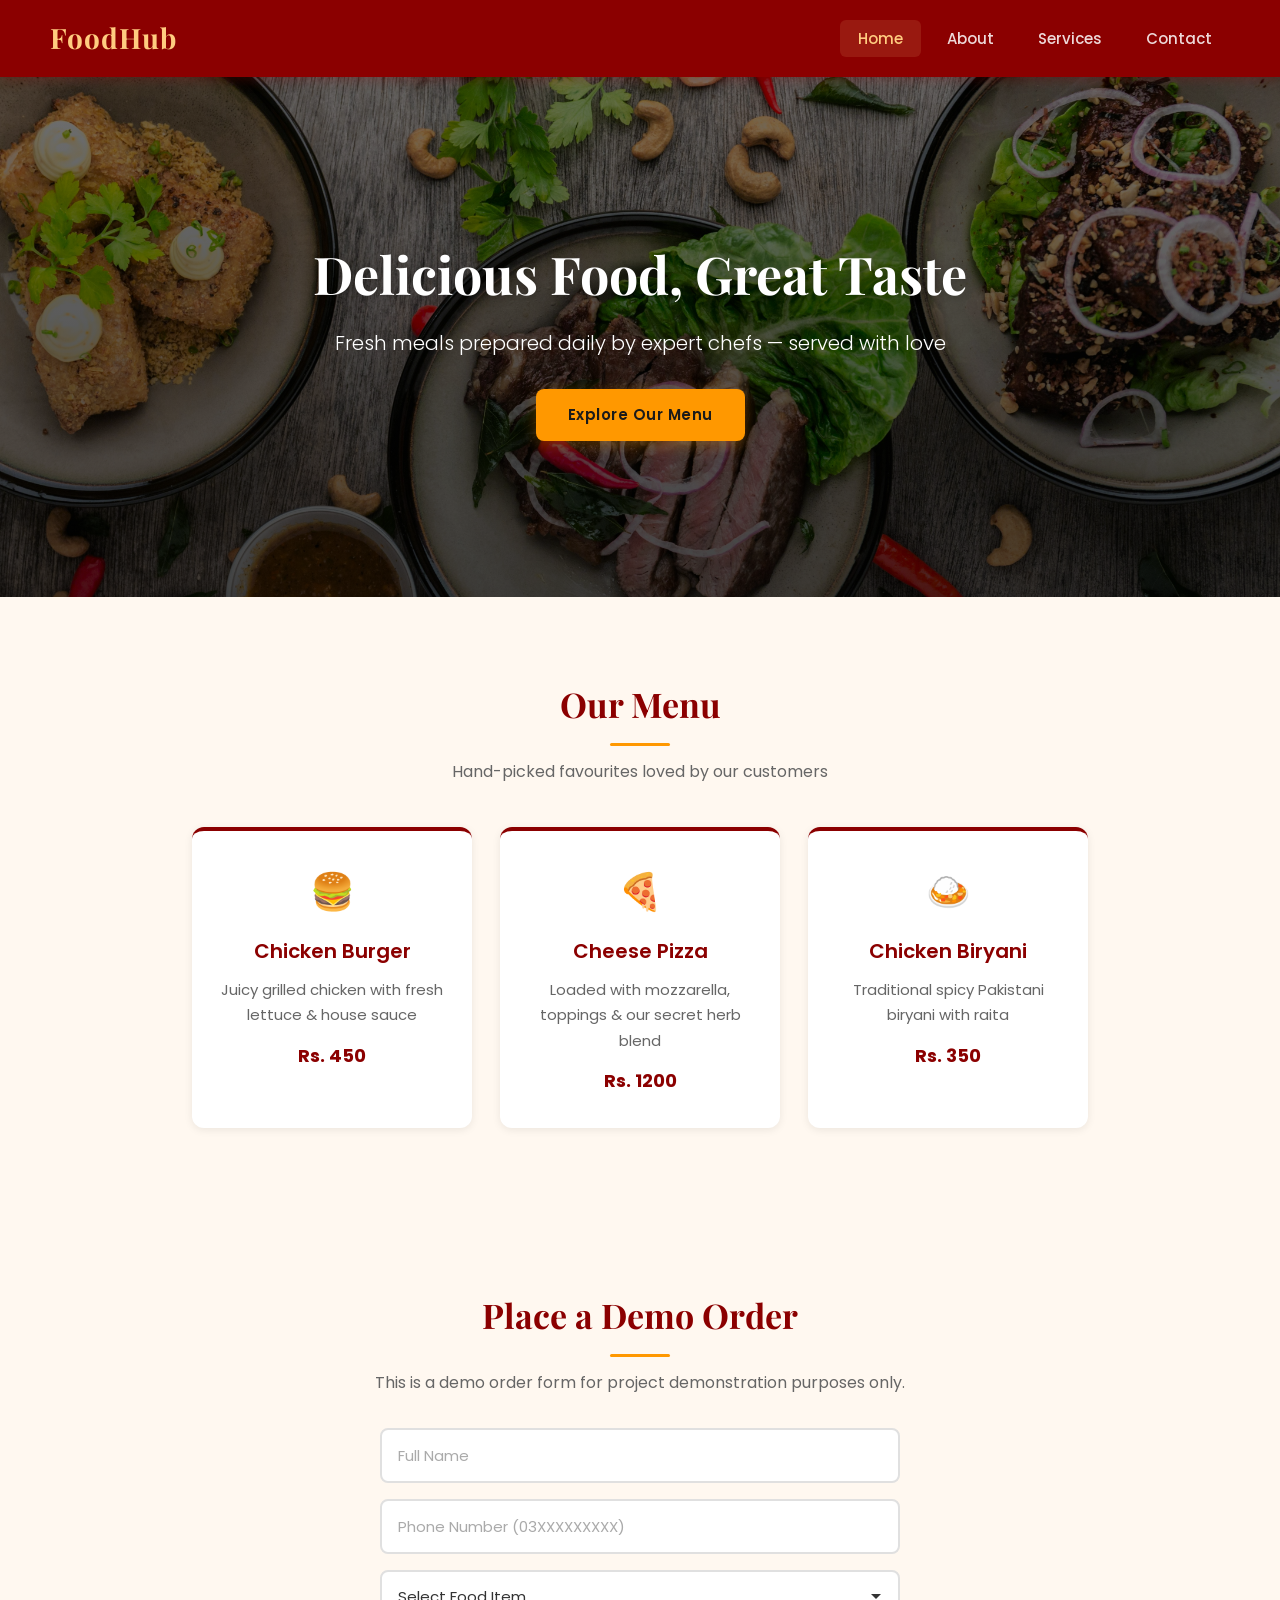
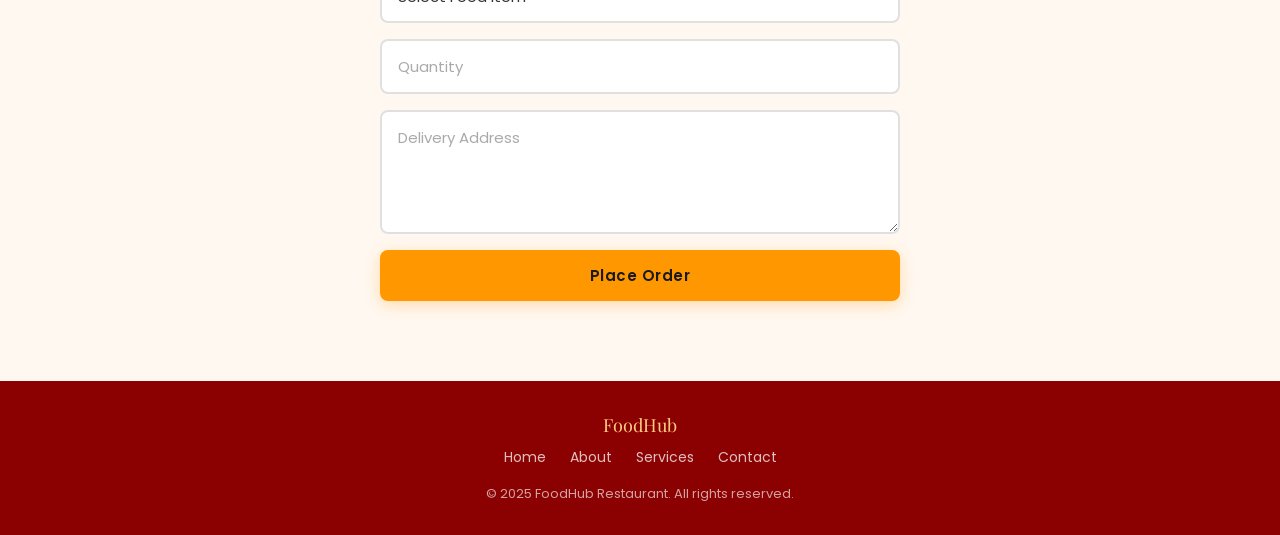
<file: index.html>
<!DOCTYPE html>
<html lang="en">

<head>
  <meta charset="UTF-8">
  <meta name="viewport" content="width=device-width, initial-scale=1.0">
  <meta name="description"
    content="FoodHub — Delicious food delivered to your doorstep. Explore our menu of burgers, pizzas, biryanis, and more. Order online today!">
  <title>FoodHub | Home</title>
  <link rel="stylesheet" href="assets/CSS/style.css">
</head>

<body>

  <!-- NAVBAR -->
  <nav class="navbar">
    <h1 class="logo">FoodHub</h1>
    <div class="menu-toggle" onclick="toggleMenu()" aria-label="Toggle navigation">
      <span></span><span></span><span></span>
    </div>
    <ul id="navMenu">
      <li><a href="index.html" class="active">Home</a></li>
      <li><a href="about.html">About</a></li>
      <li><a href="services.html">Services</a></li>
      <li><a href="contact.html">Contact</a></li>
    </ul>
    <div class="nav-overlay" id="navOverlay" onclick="toggleMenu()"></div>
  </nav>

  <!-- HERO SECTION -->
  <section class="hero">
    <h2>Delicious Food, Great Taste</h2>
    <p>Fresh meals prepared daily by expert chefs — served with love</p>
    <a href="#menu" class="btn">Explore Our Menu</a>
  </section>

  <!-- MENU SECTION -->
  <section class="section" id="menu">
    <h2>Our Menu</h2>
    <p>Hand-picked favourites loved by our customers</p>

    <div class="cards">
      <div class="card">
        <span class="card-icon">🍔</span>
        <h3>Chicken Burger</h3>
        <p>Juicy grilled chicken with fresh lettuce &amp; house sauce</p>
        <strong>Rs. 450</strong>
      </div>

      <div class="card">
        <span class="card-icon">🍕</span>
        <h3>Cheese Pizza</h3>
        <p>Loaded with mozzarella, toppings &amp; our secret herb blend</p>
        <strong>Rs. 1200</strong>
      </div>

      <div class="card">
        <span class="card-icon">🍛</span>
        <h3>Chicken Biryani</h3>
        <p>Traditional spicy Pakistani biryani with raita</p>
        <strong>Rs. 350</strong>
      </div>
    </div>
  </section>

  <!-- DEMO ORDER SECTION -->
  <section class="section">
    <h2>Place a Demo Order</h2>
    <p>This is a demo order form for project demonstration purposes only.</p>

    <form class="order-form" action="thankyou.html" method="get">
      <input type="text" id="fullName" placeholder="Full Name" required>
      <input type="tel" id="phone" placeholder="Phone Number (03XXXXXXXXX)" required>

      <select id="foodItem" required>
        <option value="">Select Food Item</option>
        <option>Chicken Burger</option>
        <option>Cheese Pizza</option>
        <option>Chicken Biryani</option>
        <option>Pasta Alfredo</option>
      </select>

      <input type="number" id="quantity" placeholder="Quantity" min="1" max="10" required>
      <textarea id="address" rows="4" placeholder="Delivery Address"></textarea>

      <button type="submit" class="btn">Place Order</button>
    </form>
  </section>

  <!-- FOOTER -->
  <footer>
    <div class="footer-content">
      <p class="footer-tagline">FoodHub</p>
      <div class="footer-links">
        <a href="index.html">Home</a>
        <a href="about.html">About</a>
        <a href="services.html">Services</a>
        <a href="contact.html">Contact</a>
      </div>
      <p class="footer-copy">&copy; 2025 FoodHub Restaurant. All rights reserved.</p>
    </div>
  </footer>

  <script>
    function toggleMenu() {
      document.getElementById('navMenu').classList.toggle('open');
      document.getElementById('navOverlay').classList.toggle('open');
    }
  </script>

</body>

</html>
</file>
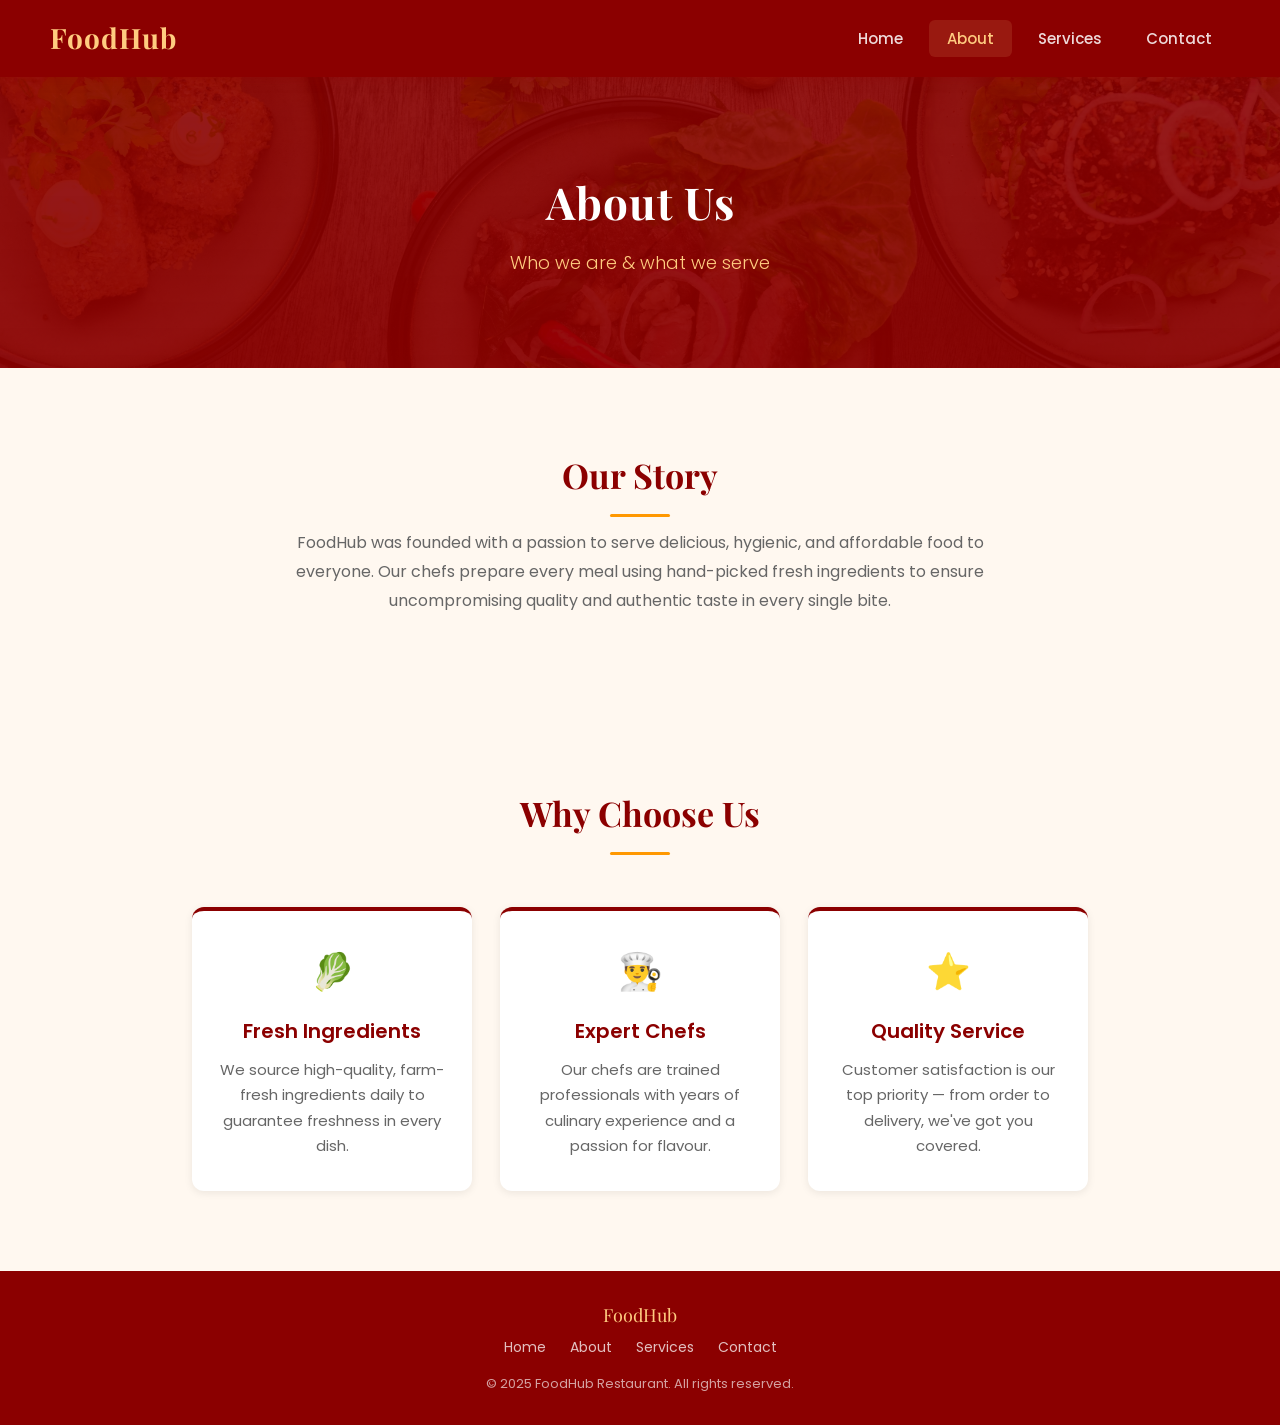
<file: about.html>
<!DOCTYPE html>
<html lang="en">

<head>
  <meta charset="UTF-8">
  <meta name="viewport" content="width=device-width, initial-scale=1.0">
  <meta name="description"
    content="Learn about FoodHub — our story, our mission, and why thousands trust us for fresh, hygienic, and delicious meals every day.">
  <title>FoodHub | About</title>
  <link rel="stylesheet" href="assets/CSS/style.css">
</head>

<body>

  <!-- NAVBAR -->
  <nav class="navbar">
    <h1 class="logo">FoodHub</h1>
    <div class="menu-toggle" onclick="toggleMenu()" aria-label="Toggle navigation">
      <span></span><span></span><span></span>
    </div>
    <ul id="navMenu">
      <li><a href="index.html">Home</a></li>
      <li><a href="about.html" class="active">About</a></li>
      <li><a href="services.html">Services</a></li>
      <li><a href="contact.html">Contact</a></li>
    </ul>
    <div class="nav-overlay" id="navOverlay" onclick="toggleMenu()"></div>
  </nav>

  <!-- PAGE HEADER -->
  <section class="page-header">
    <h2>About Us</h2>
    <p>Who we are &amp; what we serve</p>
  </section>

  <!-- ABOUT CONTENT -->
  <section class="section">
    <h2>Our Story</h2>
    <p>
      FoodHub was founded with a passion to serve delicious, hygienic,
      and affordable food to everyone. Our chefs prepare every meal using
      hand-picked fresh ingredients to ensure uncompromising quality and
      authentic taste in every single bite.
    </p>
  </section>

  <!-- WHY CHOOSE US -->
  <section class="section">
    <h2>Why Choose Us</h2>

    <div class="cards">
      <div class="card">
        <span class="card-icon">🥬</span>
        <h3>Fresh Ingredients</h3>
        <p>We source high-quality, farm-fresh ingredients daily to guarantee freshness in every dish.</p>
      </div>

      <div class="card">
        <span class="card-icon">👨‍🍳</span>
        <h3>Expert Chefs</h3>
        <p>Our chefs are trained professionals with years of culinary experience and a passion for flavour.</p>
      </div>

      <div class="card">
        <span class="card-icon">⭐</span>
        <h3>Quality Service</h3>
        <p>Customer satisfaction is our top priority — from order to delivery, we've got you covered.</p>
      </div>
    </div>
  </section>

  <!-- FOOTER -->
  <footer>
    <div class="footer-content">
      <p class="footer-tagline">FoodHub</p>
      <div class="footer-links">
        <a href="index.html">Home</a>
        <a href="about.html">About</a>
        <a href="services.html">Services</a>
        <a href="contact.html">Contact</a>
      </div>
      <p class="footer-copy">&copy; 2025 FoodHub Restaurant. All rights reserved.</p>
    </div>
  </footer>

  <script>
    function toggleMenu() {
      document.getElementById('navMenu').classList.toggle('open');
      document.getElementById('navOverlay').classList.toggle('open');
    }
  </script>

</body>

</html>
</file>
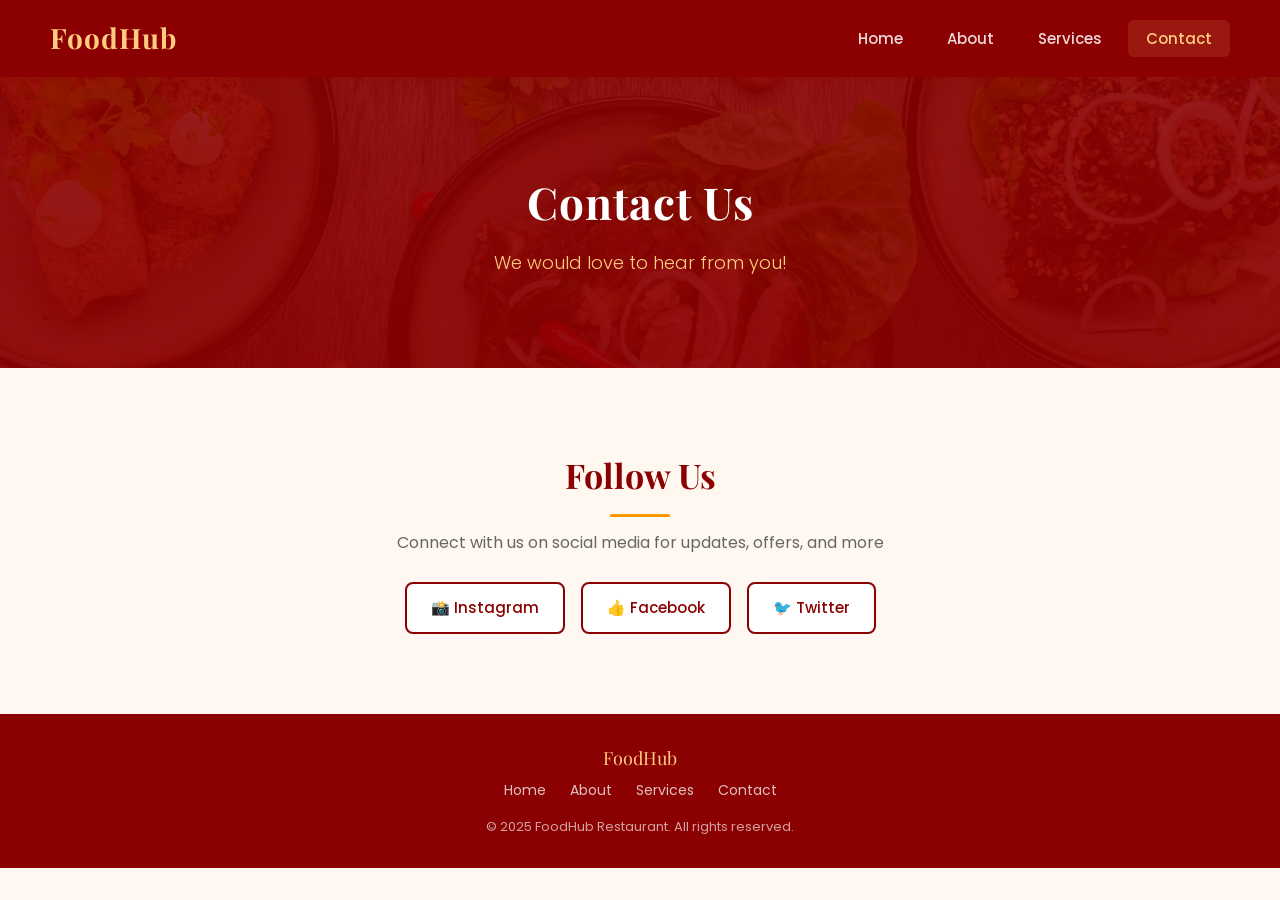
<file: contact.html>
<!DOCTYPE html>
<html lang="en">

<head>
  <meta charset="UTF-8">
  <meta name="viewport" content="width=device-width, initial-scale=1.0">
  <meta name="description"
    content="Get in touch with FoodHub — follow us on social media or reach out for inquiries, feedback, and support.">
  <title>FoodHub | Contact</title>
  <link rel="stylesheet" href="assets/CSS/style.css">
</head>

<body>

  <!-- NAVBAR -->
  <nav class="navbar">
    <h1 class="logo">FoodHub</h1>
    <div class="menu-toggle" onclick="toggleMenu()" aria-label="Toggle navigation">
      <span></span><span></span><span></span>
    </div>
    <ul id="navMenu">
      <li><a href="index.html">Home</a></li>
      <li><a href="about.html">About</a></li>
      <li><a href="services.html">Services</a></li>
      <li><a href="contact.html" class="active">Contact</a></li>
    </ul>
    <div class="nav-overlay" id="navOverlay" onclick="toggleMenu()"></div>
  </nav>

  <!-- PAGE HEADER -->
  <section class="page-header">
    <h2>Contact Us</h2>
    <p>We would love to hear from you!</p>
  </section>

  <!-- SOCIAL MEDIA SECTION -->
  <section class="section">
    <h2>Follow Us</h2>
    <p>Connect with us on social media for updates, offers, and more</p>

    <div class="contact-social">
      <a href="#" aria-label="Instagram">📸 Instagram</a>
      <a href="#" aria-label="Facebook">👍 Facebook</a>
      <a href="#" aria-label="Twitter">🐦 Twitter</a>
    </div>
  </section>

  <!-- FOOTER -->
  <footer>
    <div class="footer-content">
      <p class="footer-tagline">FoodHub</p>
      <div class="footer-links">
        <a href="index.html">Home</a>
        <a href="about.html">About</a>
        <a href="services.html">Services</a>
        <a href="contact.html">Contact</a>
      </div>
      <p class="footer-copy">&copy; 2025 FoodHub Restaurant. All rights reserved.</p>
    </div>
  </footer>

  <script>
    function toggleMenu() {
      document.getElementById('navMenu').classList.toggle('open');
      document.getElementById('navOverlay').classList.toggle('open');
    }
  </script>

</body>

</html>
</file>
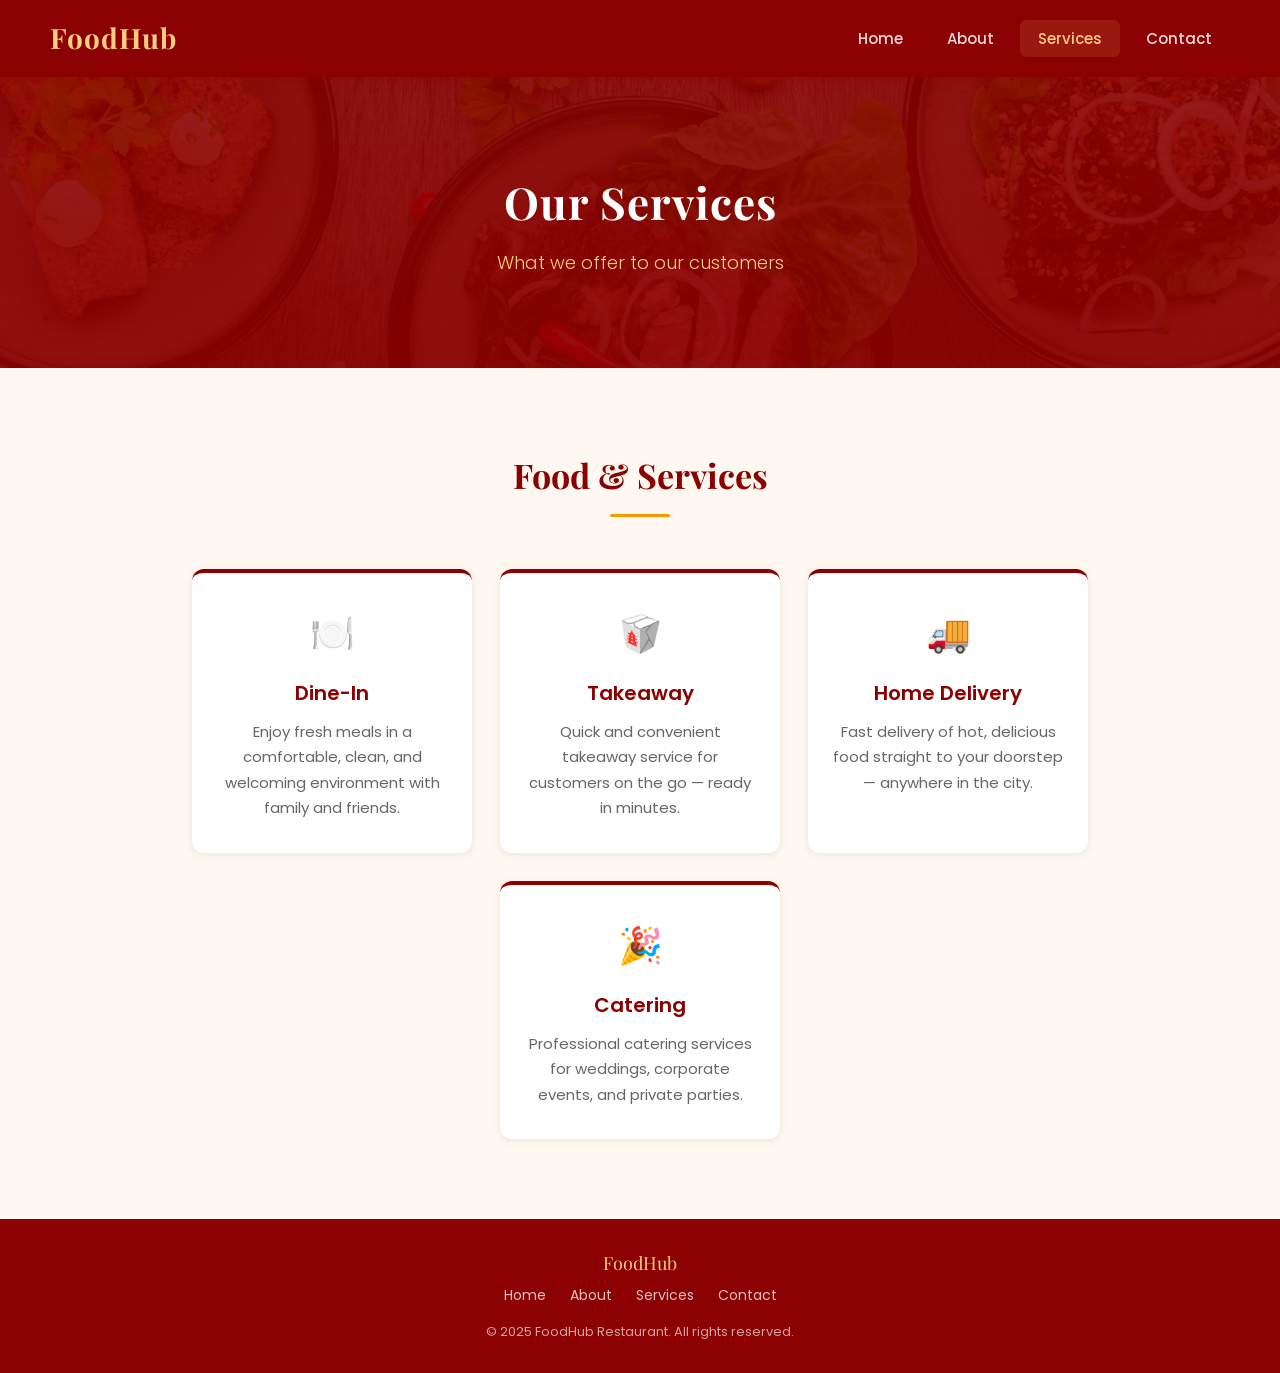
<file: services.html>
<!DOCTYPE html>
<html lang="en">

<head>
  <meta charset="UTF-8">
  <meta name="viewport" content="width=device-width, initial-scale=1.0">
  <meta name="description"
    content="Explore FoodHub's services — dine-in, takeaway, home delivery, and professional catering for events and parties.">
  <title>FoodHub | Services</title>
  <link rel="stylesheet" href="assets/CSS/style.css">
</head>

<body>

  <!-- NAVBAR -->
  <nav class="navbar">
    <h1 class="logo">FoodHub</h1>
    <div class="menu-toggle" onclick="toggleMenu()" aria-label="Toggle navigation">
      <span></span><span></span><span></span>
    </div>
    <ul id="navMenu">
      <li><a href="index.html">Home</a></li>
      <li><a href="about.html">About</a></li>
      <li><a href="services.html" class="active">Services</a></li>
      <li><a href="contact.html">Contact</a></li>
    </ul>
    <div class="nav-overlay" id="navOverlay" onclick="toggleMenu()"></div>
  </nav>

  <!-- PAGE HEADER -->
  <section class="page-header">
    <h2>Our Services</h2>
    <p>What we offer to our customers</p>
  </section>

  <!-- SERVICES SECTION -->
  <section class="section">
    <h2>Food &amp; Services</h2>

    <div class="cards">
      <div class="card">
        <span class="card-icon">🍽️</span>
        <h3>Dine-In</h3>
        <p>Enjoy fresh meals in a comfortable, clean, and welcoming environment with family and friends.</p>
      </div>

      <div class="card">
        <span class="card-icon">🥡</span>
        <h3>Takeaway</h3>
        <p>Quick and convenient takeaway service for customers on the go — ready in minutes.</p>
      </div>

      <div class="card">
        <span class="card-icon">🚚</span>
        <h3>Home Delivery</h3>
        <p>Fast delivery of hot, delicious food straight to your doorstep — anywhere in the city.</p>
      </div>

      <div class="card">
        <span class="card-icon">🎉</span>
        <h3>Catering</h3>
        <p>Professional catering services for weddings, corporate events, and private parties.</p>
      </div>
    </div>
  </section>

  <!-- FOOTER -->
  <footer>
    <div class="footer-content">
      <p class="footer-tagline">FoodHub</p>
      <div class="footer-links">
        <a href="index.html">Home</a>
        <a href="about.html">About</a>
        <a href="services.html">Services</a>
        <a href="contact.html">Contact</a>
      </div>
      <p class="footer-copy">&copy; 2025 FoodHub Restaurant. All rights reserved.</p>
    </div>
  </footer>

  <script>
    function toggleMenu() {
      document.getElementById('navMenu').classList.toggle('open');
      document.getElementById('navOverlay').classList.toggle('open');
    }
  </script>

</body>

</html>
</file>
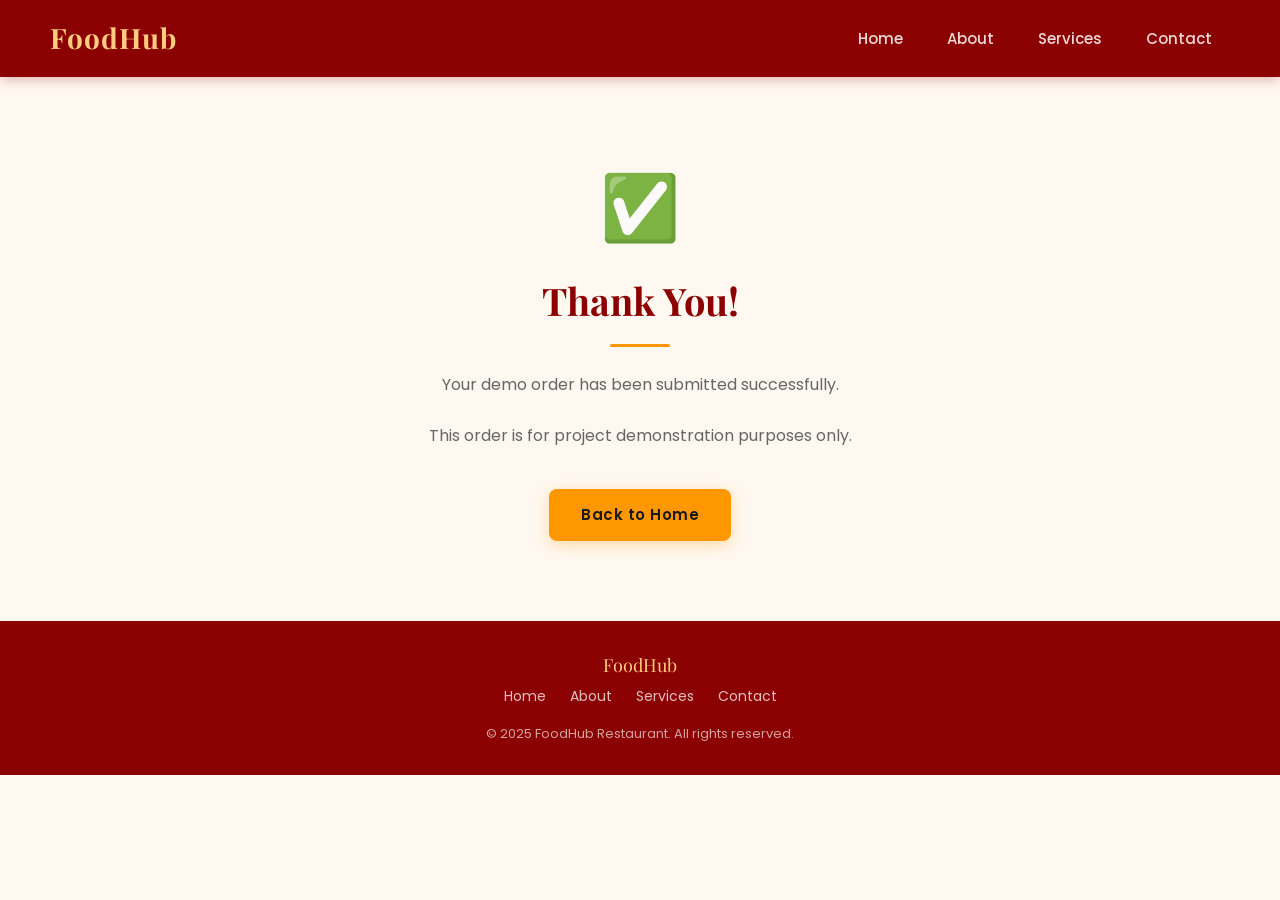
<file: thankyou.html>
<!DOCTYPE html>
<html lang="en">

<head>
  <meta charset="UTF-8">
  <meta name="viewport" content="width=device-width, initial-scale=1.0">
  <title>FoodHub | Order Submitted</title>
  <link rel="stylesheet" href="assets/CSS/style.css">
</head>

<body>

  <!-- NAVBAR -->
  <nav class="navbar">
    <h1 class="logo">FoodHub</h1>
    <div class="menu-toggle" onclick="toggleMenu()" aria-label="Toggle navigation">
      <span></span><span></span><span></span>
    </div>
    <ul id="navMenu">
      <li><a href="index.html">Home</a></li>
      <li><a href="about.html">About</a></li>
      <li><a href="services.html">Services</a></li>
      <li><a href="contact.html">Contact</a></li>
    </ul>
    <div class="nav-overlay" id="navOverlay" onclick="toggleMenu()"></div>
  </nav>

  <section class="section thankyou-section">
    <div class="thankyou-icon">✅</div>
    <h2>Thank You!</h2>
    <p>Your demo order has been submitted successfully.</p>
    <p>This order is for project demonstration purposes only.</p>
    <a href="index.html" class="btn">Back to Home</a>
  </section>

  <!-- FOOTER -->
  <footer>
    <div class="footer-content">
      <p class="footer-tagline">FoodHub</p>
      <div class="footer-links">
        <a href="index.html">Home</a>
        <a href="about.html">About</a>
        <a href="services.html">Services</a>
        <a href="contact.html">Contact</a>
      </div>
      <p class="footer-copy">&copy; 2025 FoodHub Restaurant. All rights reserved.</p>
    </div>
  </footer>

  <script>
    function toggleMenu() {
      document.getElementById('navMenu').classList.toggle('open');
      document.getElementById('navOverlay').classList.toggle('open');
    }
  </script>

</body>

</html>
</file>
<file: assets/CSS/style.css>
@import url('https://fonts.googleapis.com/css2?family=Poppins:wght@300;400;500;600;700&family=Playfair+Display:wght@400;600;700&display=swap');

/* ===== CSS CUSTOM PROPERTIES ===== */
:root {
  --primary: #8b0000;
  --primary-light: rgba(139, 0, 0, 0.08);
  --accent: #ffcc80;
  --cta: #ff9800;
  --cta-hover: #ffc107;
  --bg: #fff8f0;
  --text: #333;
  --text-light: #666;
  --white: #ffffff;
  --shadow-sm: 0 2px 8px rgba(0, 0, 0, 0.08);
  --shadow-md: 0 4px 15px rgba(0, 0, 0, 0.12);
  --shadow-lg: 0 10px 30px rgba(0, 0, 0, 0.18);
  --radius: 12px;
  --transition: 0.3s cubic-bezier(0.4, 0, 0.2, 1);
}

/* ===== RESET ===== */
*,
*::before,
*::after {
  margin: 0;
  padding: 0;
  box-sizing: border-box;
}

html {
  scroll-behavior: smooth;
}

/* ===== BODY ===== */
body {
  font-family: 'Poppins', sans-serif;
  background: var(--bg);
  color: var(--text);
  line-height: 1.6;
  overflow-x: hidden;
}

/* ===== ANIMATIONS ===== */
@keyframes fadeInUp {
  from {
    opacity: 0;
    transform: translateY(30px);
  }

  to {
    opacity: 1;
    transform: translateY(0);
  }
}

@keyframes pulse {

  0%,
  100% {
    transform: scale(1);
  }

  50% {
    transform: scale(1.05);
  }
}

/* ===== NAVBAR ===== */
.navbar {
  background: var(--primary);
  padding: 16px 50px;
  display: flex;
  justify-content: space-between;
  align-items: center;
  position: sticky;
  top: 0;
  z-index: 1000;
  box-shadow: 0 2px 12px rgba(139, 0, 0, 0.3);
}

.logo {
  color: var(--accent);
  font-family: 'Playfair Display', serif;
  font-size: 28px;
  font-weight: 700;
  letter-spacing: 1px;
  cursor: default;
}

.navbar ul {
  list-style: none;
  display: flex;
  gap: 8px;
}

.navbar ul li a {
  color: rgba(255, 255, 255, 0.85);
  text-decoration: none;
  font-weight: 500;
  font-size: 15px;
  padding: 8px 18px;
  border-radius: 6px;
  transition: var(--transition);
}

.navbar ul li a:hover,
.navbar ul li a.active {
  color: var(--accent);
  background: rgba(255, 204, 128, 0.12);
}

/* ===== MOBILE NAV TOGGLE ===== */
.menu-toggle {
  display: none;
  flex-direction: column;
  gap: 5px;
  cursor: pointer;
  padding: 5px;
  z-index: 1001;
}

.menu-toggle span {
  width: 26px;
  height: 3px;
  background: var(--accent);
  border-radius: 3px;
  transition: var(--transition);
}

.nav-overlay {
  display: none;
}

/* ===== HERO ===== */
.hero {
  min-height: 520px;
  background: linear-gradient(rgba(0, 0, 0, 0.5), rgba(0, 0, 0, 0.7)),
    url("../Images/hero.jpg") center/cover no-repeat;
  text-align: center;
  color: white;
  display: flex;
  flex-direction: column;
  justify-content: center;
  align-items: center;
  padding: 60px 20px;
}

.hero h2 {
  font-family: 'Playfair Display', serif;
  font-size: 52px;
  font-weight: 700;
  margin-bottom: 12px;
  text-shadow: 0 2px 10px rgba(0, 0, 0, 0.3);
  animation: fadeInUp 0.8s ease forwards;
}

.hero p {
  font-size: 20px;
  font-weight: 300;
  margin-bottom: 30px;
  opacity: 0;
  animation: fadeInUp 0.8s ease 0.2s forwards;
}

.hero .btn {
  opacity: 0;
  animation: fadeInUp 0.8s ease 0.4s forwards;
}

/* ===== BUTTON ===== */
.btn {
  display: inline-block;
  background: var(--cta);
  padding: 14px 32px;
  color: #1a1a1a;
  text-decoration: none;
  font-weight: 600;
  font-size: 15px;
  border-radius: 8px;
  border: none;
  cursor: pointer;
  transition: var(--transition);
  letter-spacing: 0.5px;
  font-family: 'Poppins', sans-serif;
  box-shadow: 0 4px 15px rgba(255, 152, 0, 0.3);
}

.btn:hover {
  background: var(--cta-hover);
  transform: translateY(-2px);
  box-shadow: 0 6px 20px rgba(255, 193, 7, 0.4);
}

.btn:active {
  transform: translateY(0);
}

/* ===== SECTIONS ===== */
.section {
  padding: 80px 60px;
  text-align: center;
}

.section h2 {
  font-family: 'Playfair Display', serif;
  color: var(--primary);
  font-size: 34px;
  margin-bottom: 12px;
  position: relative;
  display: inline-block;
}

.section h2::after {
  content: '';
  display: block;
  width: 60px;
  height: 3px;
  background: var(--cta);
  margin: 12px auto 0;
  border-radius: 2px;
}

.section>p {
  max-width: 700px;
  margin: 0 auto 10px;
  line-height: 1.8;
  font-size: 16px;
  color: var(--text-light);
}

/* ===== CARDS ===== */
.cards {
  display: flex;
  justify-content: center;
  gap: 28px;
  margin-top: 40px;
  flex-wrap: wrap;
}

.card {
  background: var(--white);
  width: 280px;
  padding: 32px 24px;
  border-radius: var(--radius);
  box-shadow: var(--shadow-sm);
  border-top: 4px solid var(--primary);
  text-align: center;
  transition: var(--transition);
  position: relative;
  overflow: hidden;
}

.card::before {
  content: '';
  position: absolute;
  top: 0;
  left: 0;
  right: 0;
  height: 0;
  background: var(--primary-light);
  transition: height 0.4s ease;
  z-index: 0;
}

.card:hover::before {
  height: 100%;
}

.card:hover {
  transform: translateY(-10px);
  box-shadow: var(--shadow-lg);
}

.card .card-icon {
  font-size: 36px;
  margin-bottom: 14px;
  display: block;
  position: relative;
  z-index: 1;
}

.card h3 {
  margin-bottom: 10px;
  color: var(--primary);
  font-size: 20px;
  font-weight: 600;
  position: relative;
  z-index: 1;
}

.card p {
  font-size: 15px;
  line-height: 1.7;
  color: var(--text-light);
  position: relative;
  z-index: 1;
}

.card strong {
  display: inline-block;
  margin-top: 14px;
  font-size: 18px;
  color: var(--primary);
  font-weight: 700;
  position: relative;
  z-index: 1;
}

/* ===== PAGE HEADER ===== */
.page-header {
  background: linear-gradient(rgba(139, 0, 0, 0.88),
      rgba(139, 0, 0, 0.92)),
    url("../Images/hero.jpg") center/cover no-repeat;
  color: white;
  text-align: center;
  padding: 90px 30px;
}

.page-header h2 {
  font-family: 'Playfair Display', serif;
  font-size: 44px;
  letter-spacing: 1px;
  animation: fadeInUp 0.6s ease;
}

.page-header p {
  margin-top: 12px;
  font-size: 18px;
  color: var(--accent);
  font-weight: 300;
}

/* ===== FORMS ===== */
.order-form,
.contact-form {
  max-width: 520px;
  margin: 30px auto 0;
  display: flex;
  flex-direction: column;
  gap: 16px;
}

.order-form input,
.order-form select,
.order-form textarea,
.contact-form input,
.contact-form textarea {
  padding: 14px 16px;
  border-radius: 8px;
  border: 2px solid #e0e0e0;
  font-size: 15px;
  font-family: 'Poppins', sans-serif;
  background: var(--white);
  transition: var(--transition);
  color: var(--text);
}

.order-form input::placeholder,
.order-form textarea::placeholder,
.contact-form input::placeholder,
.contact-form textarea::placeholder {
  color: #aaa;
}

.order-form input:focus,
.order-form select:focus,
.order-form textarea:focus,
.contact-form input:focus,
.contact-form textarea:focus {
  outline: none;
  border-color: var(--primary);
  box-shadow: 0 0 0 3px rgba(139, 0, 0, 0.1);
}

.order-form select {
  cursor: pointer;
  appearance: none;
  background-image: url("data:image/svg+xml,%3Csvg xmlns='http://www.w3.org/2000/svg' width='12' height='12' viewBox='0 0 12 12'%3E%3Cpath fill='%23333' d='M6 8L1 3h10z'/%3E%3C/svg%3E");
  background-repeat: no-repeat;
  background-position: right 16px center;
}

/* ===== SOCIAL LINKS ===== */
.contact-social {
  display: flex;
  justify-content: center;
  gap: 16px;
  margin-top: 24px;
  flex-wrap: wrap;
}

.contact-social a {
  display: inline-flex;
  align-items: center;
  gap: 8px;
  padding: 12px 24px;
  background: var(--white);
  color: var(--primary);
  text-decoration: none;
  border-radius: 8px;
  font-weight: 500;
  font-size: 15px;
  border: 2px solid var(--primary);
  transition: var(--transition);
}

.contact-social a:hover {
  background: var(--primary);
  color: var(--white);
  transform: translateY(-3px);
  box-shadow: var(--shadow-md);
}

/* ===== FOOTER ===== */
footer {
  background: var(--primary);
  color: rgba(255, 255, 255, 0.9);
  text-align: center;
  padding: 30px 20px;
  font-size: 14px;
}

footer .footer-content {
  max-width: 800px;
  margin: 0 auto;
}

footer .footer-tagline {
  color: var(--accent);
  font-family: 'Playfair Display', serif;
  font-size: 18px;
  margin-bottom: 6px;
}

footer .footer-links {
  display: flex;
  justify-content: center;
  gap: 24px;
  margin-bottom: 16px;
  flex-wrap: wrap;
}

footer .footer-links a {
  color: rgba(255, 255, 255, 0.75);
  text-decoration: none;
  font-size: 14px;
  transition: var(--transition);
}

footer .footer-links a:hover {
  color: var(--accent);
}

footer .footer-copy {
  font-size: 13px;
  opacity: 0.7;
}

/* ===== THANK YOU PAGE ===== */
.thankyou-section {
  min-height: 60vh;
  display: flex;
  flex-direction: column;
  justify-content: center;
  align-items: center;
  gap: 12px;
}

.thankyou-icon {
  font-size: 64px;
  animation: fadeInUp 0.6s ease;
}

.thankyou-section h2 {
  font-family: 'Playfair Display', serif;
  color: var(--primary);
  font-size: 38px;
}

.thankyou-section p {
  color: var(--text-light);
  font-size: 16px;
}

.thankyou-section .btn {
  margin-top: 16px;
}

/* ===== RESPONSIVE — TABLET ===== */
@media (max-width: 768px) {
  .navbar {
    padding: 14px 24px;
  }

  .menu-toggle {
    display: flex;
  }

  .navbar ul {
    position: fixed;
    top: 0;
    right: -100%;
    width: 260px;
    height: 100vh;
    background: var(--primary);
    flex-direction: column;
    padding: 80px 30px 30px;
    gap: 4px;
    transition: right 0.35s ease;
    box-shadow: -4px 0 20px rgba(0, 0, 0, 0.3);
  }

  .navbar ul.open {
    right: 0;
  }

  .navbar ul li a {
    display: block;
    padding: 12px 16px;
    font-size: 16px;
    border-radius: 8px;
  }

  .nav-overlay.open {
    display: block;
    position: fixed;
    inset: 0;
    background: rgba(0, 0, 0, 0.4);
    z-index: 999;
  }

  .hero {
    min-height: 400px;
    padding: 50px 20px;
  }

  .hero h2 {
    font-size: 32px;
  }

  .hero p {
    font-size: 16px;
  }

  .section {
    padding: 50px 24px;
  }

  .section h2 {
    font-size: 28px;
  }

  .cards {
    gap: 20px;
  }

  .card {
    width: 100%;
    max-width: 340px;
  }

  .page-header {
    padding: 60px 20px;
  }

  .page-header h2 {
    font-size: 32px;
  }

  .order-form,
  .contact-form {
    margin: 24px 10px 0;
  }

  footer .footer-links {
    gap: 16px;
  }
}

/* ===== RESPONSIVE — PHONE ===== */
@media (max-width: 480px) {
  .hero h2 {
    font-size: 26px;
  }

  .section h2 {
    font-size: 24px;
  }

  .page-header h2 {
    font-size: 26px;
  }

  .btn {
    padding: 12px 26px;
    font-size: 14px;
  }

  .contact-social {
    flex-direction: column;
    align-items: center;
  }
}
</file>
